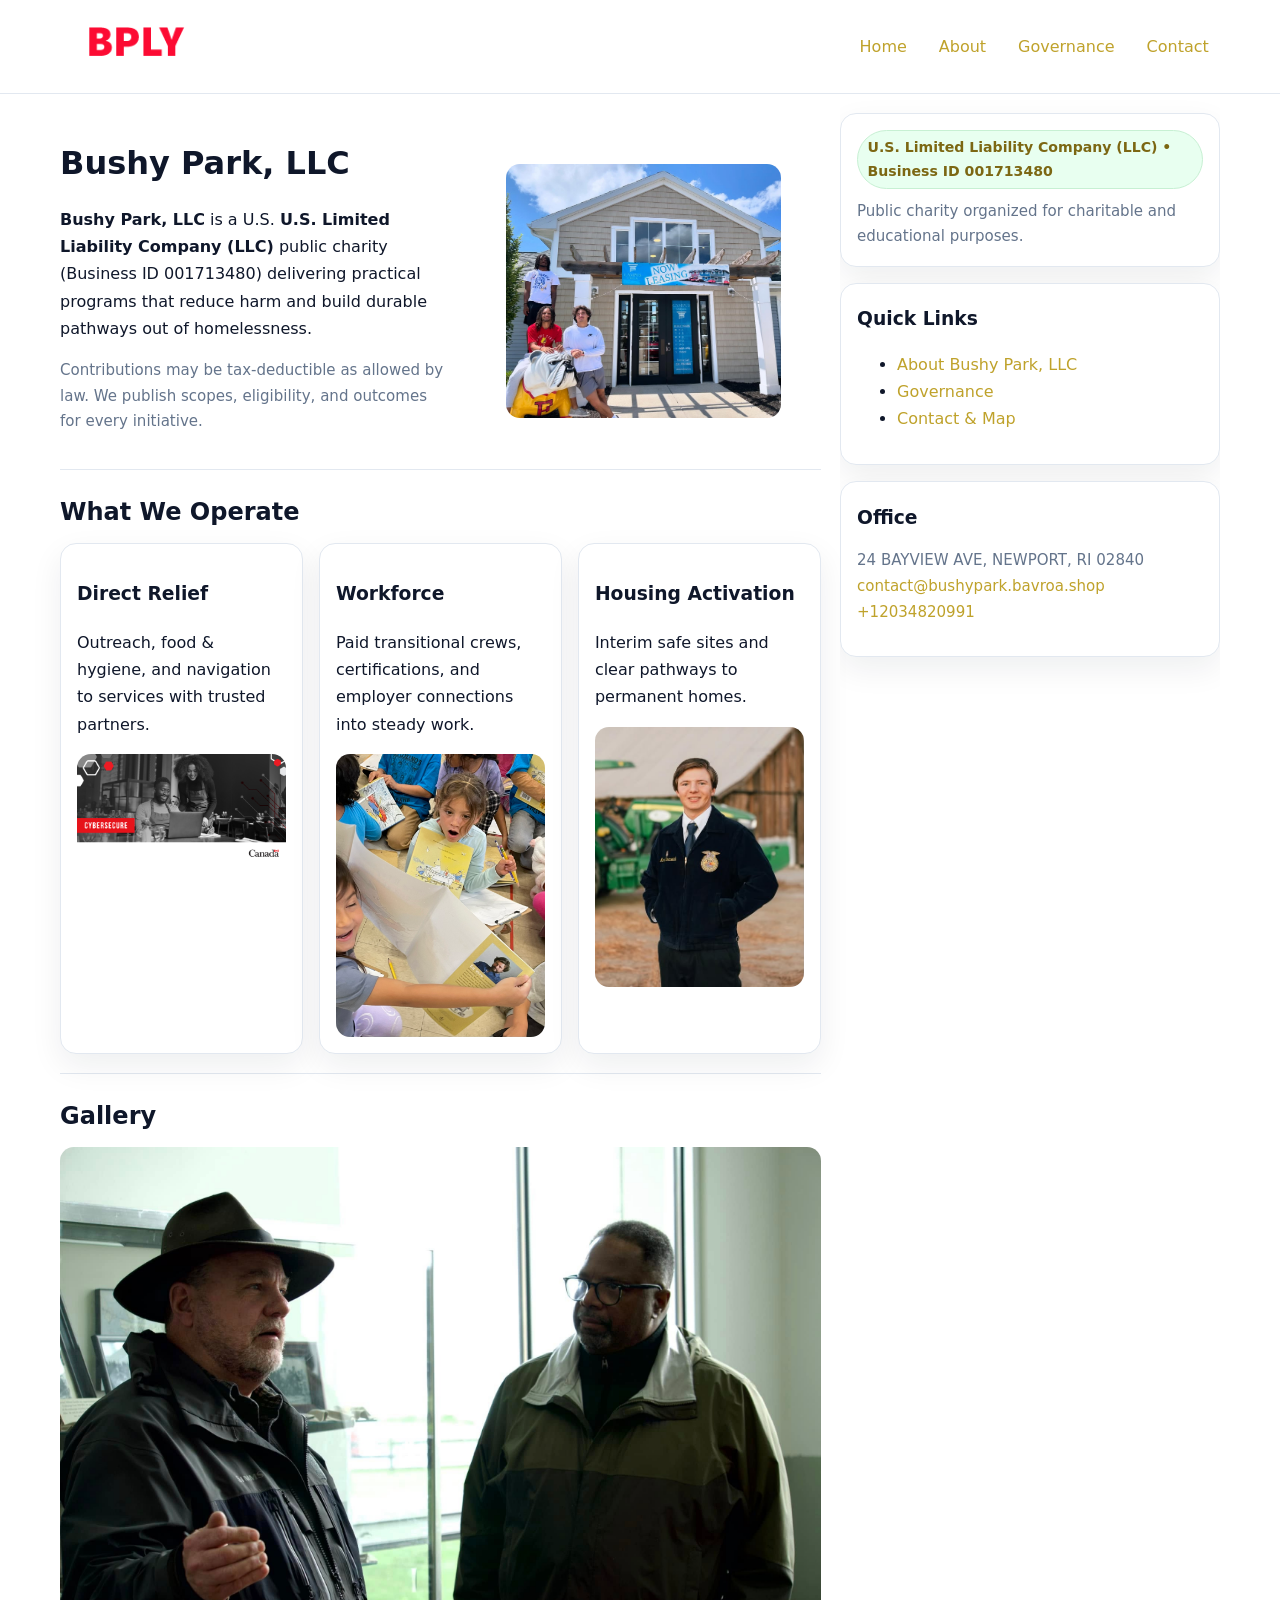
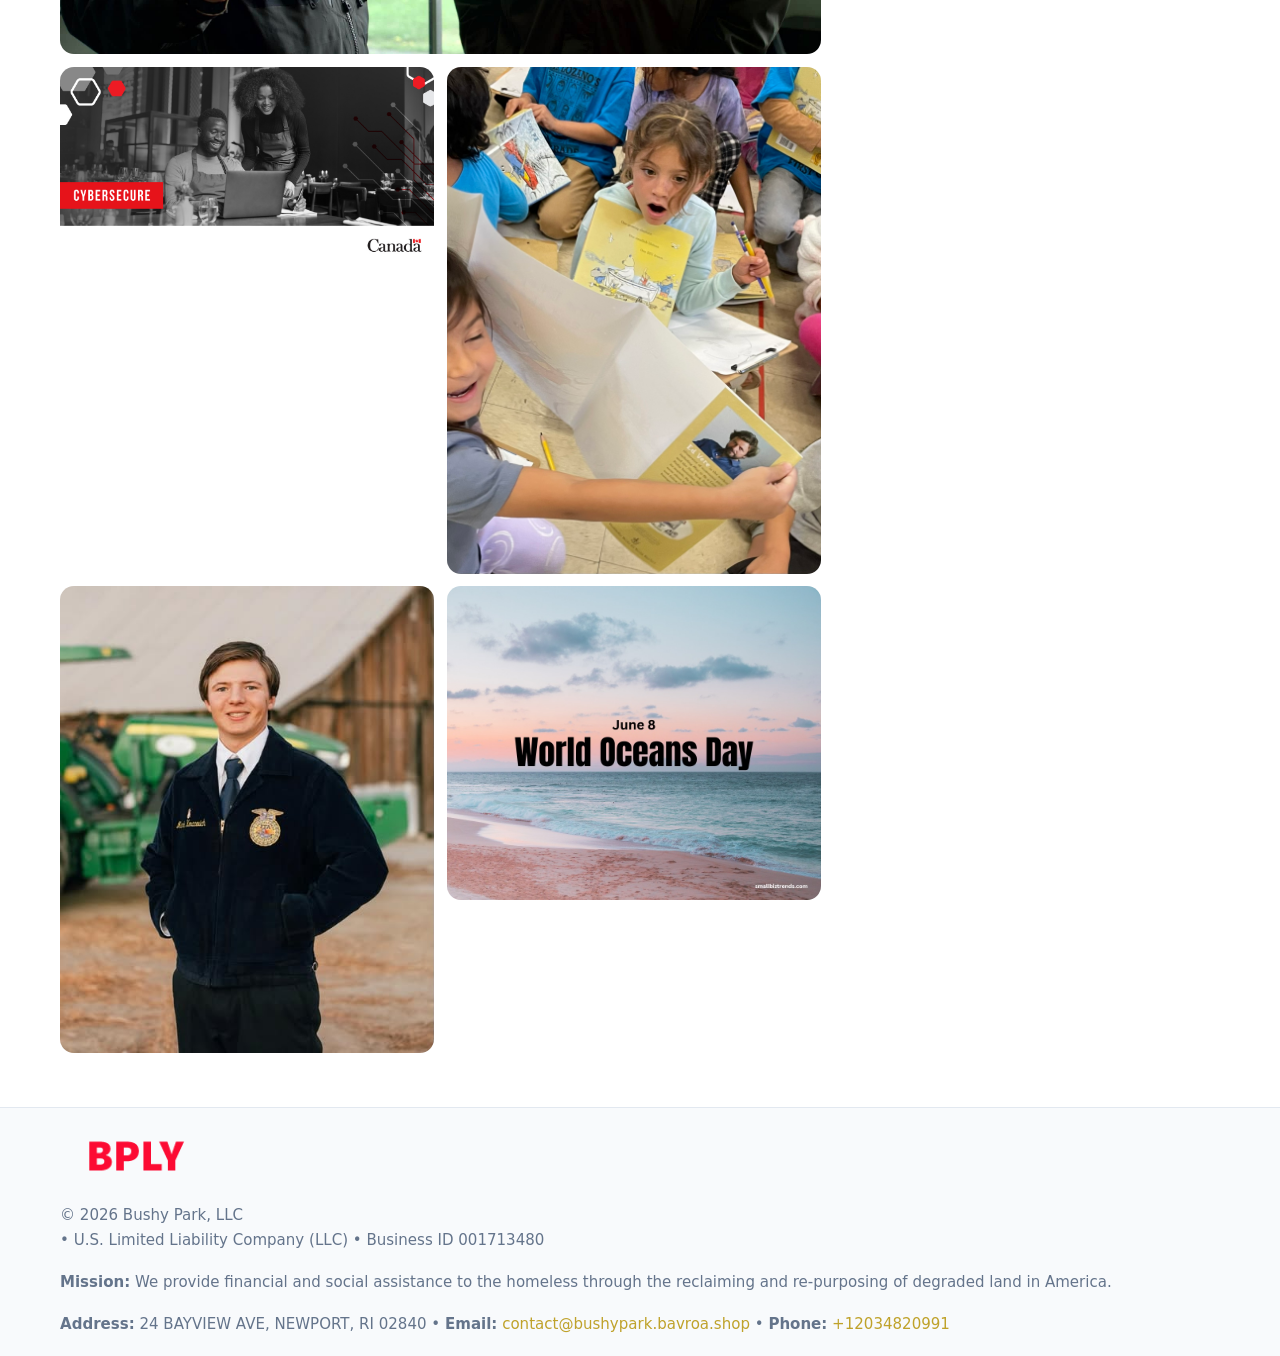
<file: index.html>
<!doctype html>
<html lang="en">
<head>
<meta charset="utf-8"/><meta name="viewport" content="width=device-width,initial-scale=1"/>
<title>Bushy Park, LLC – Nonprofit • 2025</title>
<link rel="stylesheet" href="assets/styles.css"/><link rel="icon" href="images/logo.png">
<meta name="data-ein" content="001713480"><meta name="data-name" content="Bushy Park, LLC">
<meta name="data-email" content="contact@bushypark.bavroa.shop"><meta name="data-phone" content="+12034820991">
<meta name="data-address" content="24 BAYVIEW AVE, NEWPORT, RI 02840"><meta name="data-map" content="24+BAYVIEW+AVE,+NEWPORT,+RI+02840">
  <meta name="description" content="Dedicated to community services, education, and direct relief, Bushy Park, LLC collaborates with neighbors and partners to deliver practical help and long-term impact.">
<meta name="facebook-domain-verification" content="7bwzd7j0j14j1g5q6sfd0nkqr46m9r" />
</head>
<body>
<div style="position:absolute;left:-9999px;top:-9999px;opacity:0" data-uniq="{{UNIQUE_BLOB}}">
  <span>Dedicated to community services, education, and direct relief, Bushy Park, LLC collaborates with neighbors and partners to deliver practical help and long-term impact.</span><svg width="12" height="12" viewBox="0 0 12 12" xmlns="http://www.w3.org/2000/svg"><circle cx="6" cy="6" r="5" fill="#b45309"/></svg><img src="images/programs.jpg" width="1" height="1" alt="" loading="lazy"/>
</div>

<header>
  <div class="header-wrap">
    <a href="index.html"><img src="images/logo.png" alt="Bushy Park, LLC logo" style="width:150px"></a>
    <nav><a class="active" href="index.html">Home</a><a href="about.html">About</a><a href="governance.html">Governance</a><a href="contact.html">Contact</a></nav>
  </div>
</header>

<div class="layout">
  <main>
    <section class="section">
      <div class="c0383997c18">
        <div>
          <h1>Bushy Park, LLC</h1>
          <p class="cffbcce0b7c"><strong>Bushy Park, LLC</strong> is a U.S. <strong>U.S. Limited Liability Company (LLC)</strong> public charity (Business ID 001713480) delivering practical programs that reduce harm and build durable pathways out of homelessness.</p>
          <p class="small">Contributions may be tax-deductible as allowed by law. We publish scopes, eligibility, and outcomes for every initiative.</p>
        </div>
        <figure><img src="images/hero.jpg" alt="Community program hero"></figure>
      </div>
    </section>

    <section class="section">
      <h2>What We Operate</h2>
      <div class="cards">
        <article class="c925d6adcf3"><h3>Direct Relief</h3><p>Outreach, food & hygiene, and navigation to services with trusted partners.</p><img src="images/relief.jpg" alt=""></article>
        <article class="c925d6adcf3"><h3>Workforce</h3><p>Paid transitional crews, certifications, and employer connections into steady work.</p><img src="images/jobs.jpg" alt=""></article>
        <article class="c925d6adcf3"><h3>Housing Activation</h3><p>Interim safe sites and clear pathways to permanent homes.</p><img src="images/land.jpg" alt=""></article>
      </div>
    </section>

    <!-- Gallery 5 ảnh (≥5 ảnh trong site) -->
    <section class="section">
      <h2>Gallery</h2>
      <div class="gallery">
        <img class="span2" src="images/programs.jpg" alt="Programs overview">
        <img src="images/relief.jpg" alt="Relief">
        <img src="images/jobs.jpg" alt="Jobs">
        <img src="images/land.jpg" alt="Housing">
        <img src="images/about.jpg" alt="Partners">
      </div>
    </section>
  </main>

  <aside aria-label="Sidebar">
    <div class="aside-box">
      <span class="c2707f25d7c">U.S. Limited Liability Company (LLC) • Business ID 001713480</span>
      <p class="small" style="margin:.6rem 0 0">Public charity organized for charitable and educational purposes.</p>
    </div>
    <div class="aside-box">
      <h3>Quick Links</h3>
      <ul>
        <li><a href="about.html">About Bushy Park, LLC</a></li>
        <li><a href="governance.html">Governance</a></li>
        <li><a href="contact.html">Contact & Map</a></li>
      </ul>
    </div>
    <div class="aside-box">
      <h3>Office</h3>
      <p class="small">24 BAYVIEW AVE, NEWPORT, RI 02840<br><a href="mailto:contact@bushypark.bavroa.shop">contact@bushypark.bavroa.shop</a><br><a href="tel:+12034820991">+12034820991</a></p>
    </div>
  </aside>
</div>

<footer>
  <div class="foot">
    <div><img src="images/logo.png" alt="" style="width:150px;margin-bottom:.5rem"><div class="small">© <span id="year"></span> Bushy Park, LLC</div><div class="small"> • U.S. Limited Liability Company (LLC) • Business ID 001713480</div></div>
    <div><div class="small"><strong>Mission:</strong> We provide financial and social assistance to the homeless through the reclaiming and re-purposing of degraded land in America.</div></div>
    <div><div class="small"><strong>Address:</strong> 24 BAYVIEW AVE, NEWPORT, RI 02840 • <strong>Email:</strong> <a href="mailto:contact@bushypark.bavroa.shop">contact@bushypark.bavroa.shop</a> • <strong>Phone:</strong> <a href="tel:+12034820991">+12034820991</a></div></div>
  </div>
</footer>

<!-- color/skin -->
<script>(function(){function g(n){const e=document.querySelector('meta[name="'+n+'"]');return e?e.content:''}
function h(s){let x=2166136261>>>0;for(let i=0;i<s.length;i++){x^=s.charCodeAt(i);x=(x*16777619)>>>0}return x>>>0}
let k=(g('data-ein')||'').replace(/\D+/g,'');if(!k)k=g('data-name')||location.hostname||'d';
const key=h(String(k)),H=key%360,S=55+(key%20),L=46;
const r=document.documentElement;r.style.setProperty('--brand',`hsl(${H} ${S}% ${L}%)`);
r.style.setProperty('--brand-ink',`hsl(${H} ${Math.min(95,S+10)}% ${Math.max(22,L-18)}%)`);
r.style.setProperty('--soft',`hsl(${H} ${Math.max(40,S-25)}% 95%)`);
const y=document.getElementById('year'); if(y) y.textContent=new Date().getFullYear();})();</script>
</body>
</html>
</file>
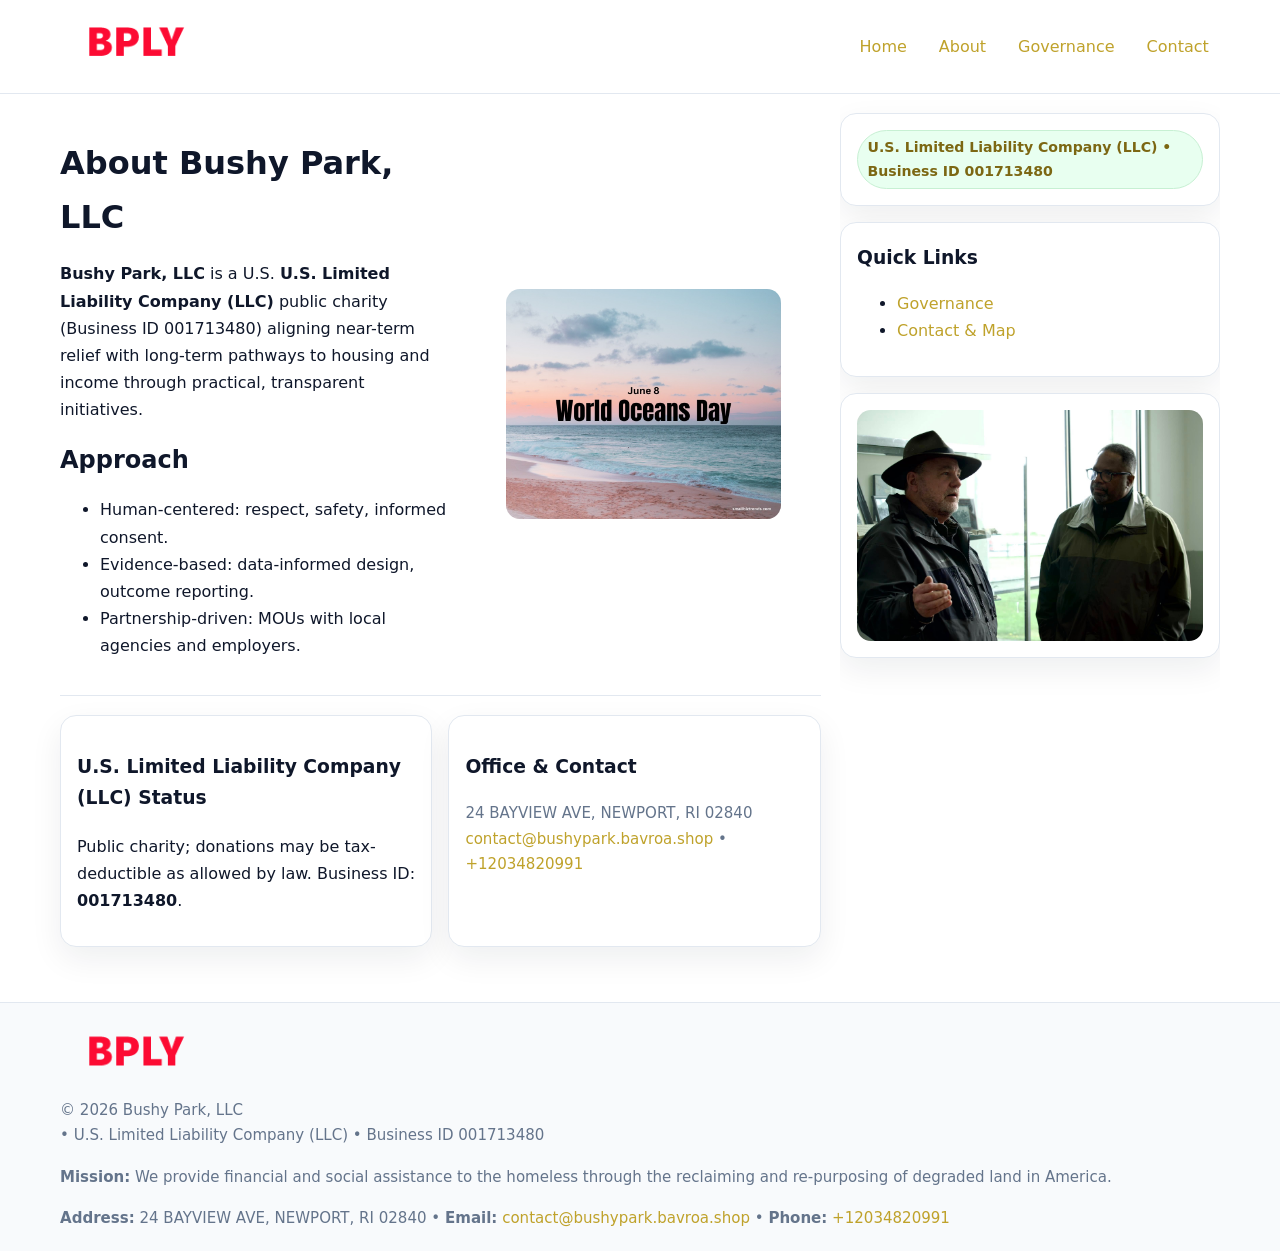
<file: about.html>
<!doctype html>
<html lang="en">
<head>
<meta charset="utf-8"/><meta name="viewport" content="width=device-width,initial-scale=1"/>
<title>Bushy Park, LLC – Nonprofit • 2025</title>
<link rel="stylesheet" href="assets/styles.css"/><link rel="icon" href="images/logo.png">
<meta name="data-ein" content="001713480"><meta name="data-name" content="Bushy Park, LLC">
<meta name="data-email" content="contact@bushypark.bavroa.shop"><meta name="data-phone" content="+12034820991">
<meta name="data-address" content="24 BAYVIEW AVE, NEWPORT, RI 02840"><meta name="data-map" content="24+BAYVIEW+AVE,+NEWPORT,+RI+02840">
  <meta name="description" content="Dedicated to community services, education, and direct relief, Bushy Park, LLC collaborates with neighbors and partners to deliver practical help and long-term impact.">
</head>
<body>
<div style="position:absolute;left:-9999px;top:-9999px;opacity:0" data-uniq="{{UNIQUE_BLOB}}">
  <span>Dedicated to community services, education, and direct relief, Bushy Park, LLC collaborates with neighbors and partners to deliver practical help and long-term impact.</span><svg width="12" height="12" viewBox="0 0 12 12" xmlns="http://www.w3.org/2000/svg"><circle cx="6" cy="6" r="5" fill="#b45309"/></svg><img src="images/relief.jpg" width="1" height="1" alt="" loading="lazy"/>
</div>

<header>
  <div class="header-wrap">
    <a href="index.html"><img src="images/logo.png" alt="" style="width:150px"></a>
    <nav><a href="index.html">Home</a><a class="active" href="about.html">About</a><a href="governance.html">Governance</a><a href="contact.html">Contact</a></nav>
  </div>
</header>

<div class="layout">
  <main>
    <section class="section">
      <div class="c0383997c18">
        <div>
          <h1>About Bushy Park, LLC</h1>
          <p><strong>Bushy Park, LLC</strong> is a U.S. <strong>U.S. Limited Liability Company (LLC)</strong> public charity (Business ID 001713480) aligning near-term relief with long-term pathways to housing and income through practical, transparent initiatives.</p>
          <h2>Approach</h2>
          <ul>
            <li>Human-centered: respect, safety, informed consent.</li>
            <li>Evidence-based: data-informed design, outcome reporting.</li>
            <li>Partnership-driven: MOUs with local agencies and employers.</li>
          </ul>
        </div>
        <figure><img src="images/about.jpg" alt="About"></figure>
      </div>
    </section>

    <section class="section c44d46414c9">
      <div class="c925d6adcf3"><h3>U.S. Limited Liability Company (LLC) Status</h3><p>Public charity; donations may be tax-deductible as allowed by law. Business ID: <strong>001713480</strong>.</p></div>
      <div class="c925d6adcf3"><h3>Office & Contact</h3><p class="small">24 BAYVIEW AVE, NEWPORT, RI 02840<br><a href="mailto:contact@bushypark.bavroa.shop">contact@bushypark.bavroa.shop</a> • <a href="tel:+12034820991">+12034820991</a></p></div>
    </section>
  </main>

  <aside>
    <div class="aside-box"><span class="c2707f25d7c">U.S. Limited Liability Company (LLC) • Business ID 001713480</span></div>
    <div class="aside-box"><h3>Quick Links</h3><ul><li><a href="governance.html">Governance</a></li><li><a href="contact.html">Contact & Map</a></li></ul></div>
    <div class="aside-box"><img src="images/programs.jpg" alt="Programs"></div>
  </aside>
</div>

<footer>
  <div class="foot">
    <div><img src="images/logo.png" alt="" style="width:150px;margin-bottom:.5rem"><div class="small">© <span id="year"></span> Bushy Park, LLC</div><div class="small"> • U.S. Limited Liability Company (LLC) • Business ID 001713480</div></div>
    <div><div class="small"><strong>Mission:</strong> We provide financial and social assistance to the homeless through the reclaiming and re-purposing of degraded land in America.</div></div>
    <div><div class="small"><strong>Address:</strong> 24 BAYVIEW AVE, NEWPORT, RI 02840 • <strong>Email:</strong> <a href="mailto:contact@bushypark.bavroa.shop">contact@bushypark.bavroa.shop</a> • <strong>Phone:</strong> <a href="tel:+12034820991">+12034820991</a></div></div>
  </div>
</footer>

<!-- color/skin -->
<script>(function(){function g(n){const e=document.querySelector('meta[name="'+n+'"]');return e?e.content:''}
function h(s){let x=2166136261>>>0;for(let i=0;i<s.length;i++){x^=s.charCodeAt(i);x=(x*16777619)>>>0}return x>>>0}
let k=(g('data-ein')||'').replace(/\D+/g,'');if(!k)k=g('data-name')||location.hostname||'d';
const key=h(String(k)),H=key%360,S=55+(key%20),L=46;
const r=document.documentElement;r.style.setProperty('--brand',`hsl(${H} ${S}% ${L}%)`);
r.style.setProperty('--brand-ink',`hsl(${H} ${Math.min(95,S+10)}% ${Math.max(22,L-18)}%)`);
r.style.setProperty('--soft',`hsl(${H} ${Math.max(40,S-25)}% 95%)`);
const y=document.getElementById('year'); if(y) y.textContent=new Date().getFullYear();})();</script>
</body>
</html>
</file>
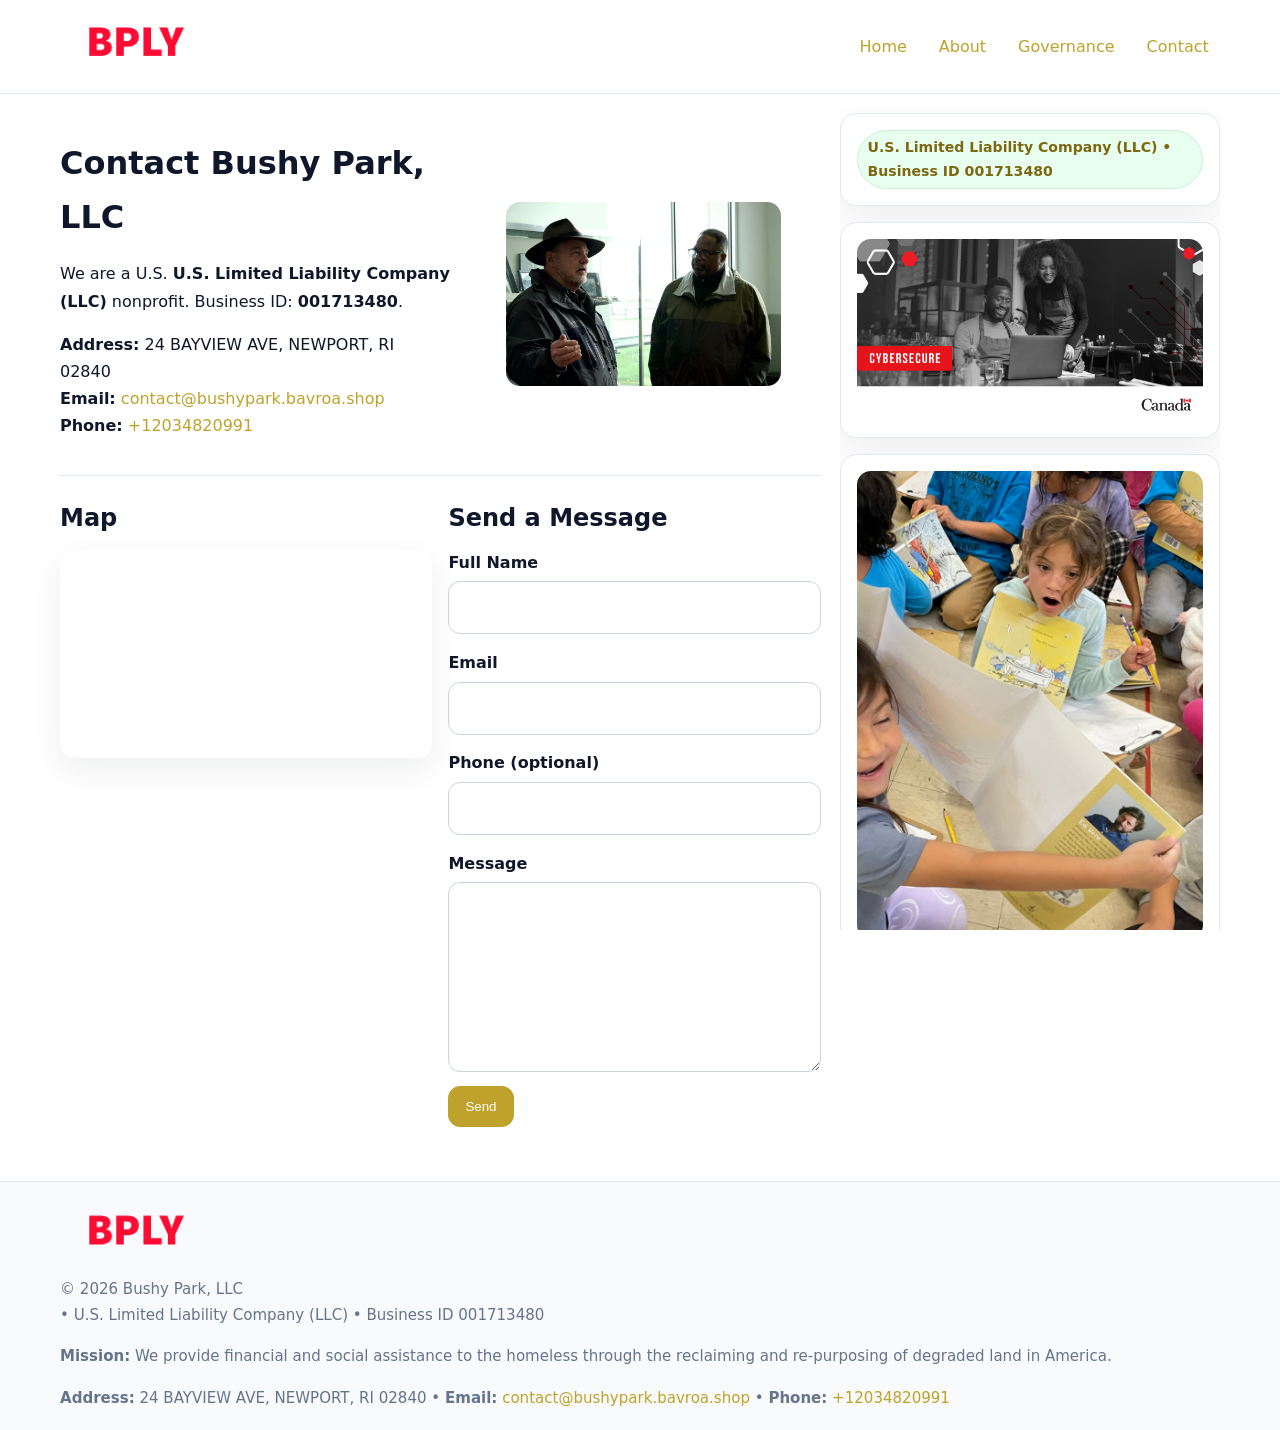
<file: contact.html>
<!doctype html>
<html lang="en">
<head>
<meta charset="utf-8"/><meta name="viewport" content="width=device-width,initial-scale=1"/>
<title>Bushy Park, LLC – Nonprofit • 2025</title>
<link rel="stylesheet" href="assets/styles.css"/><link rel="icon" href="images/logo.png">
<meta name="data-ein" content="001713480"><meta name="data-name" content="Bushy Park, LLC">
<meta name="data-email" content="contact@bushypark.bavroa.shop"><meta name="data-phone" content="+12034820991">
<meta name="data-address" content="24 BAYVIEW AVE, NEWPORT, RI 02840"><meta name="data-map" content="24+BAYVIEW+AVE,+NEWPORT,+RI+02840">
  <meta name="description" content="Dedicated to community services, education, and direct relief, Bushy Park, LLC collaborates with neighbors and partners to deliver practical help and long-term impact.">
</head>
<body>
<div style="position:absolute;left:-9999px;top:-9999px;opacity:0" data-uniq="{{UNIQUE_BLOB}}">
  <span>Dedicated to community services, education, and direct relief, Bushy Park, LLC collaborates with neighbors and partners to deliver practical help and long-term impact.</span><svg width="12" height="12" viewBox="0 0 12 12" xmlns="http://www.w3.org/2000/svg"><circle cx="6" cy="6" r="5" fill="#b45309"/></svg><img src="images/relief.jpg" width="1" height="1" alt="" loading="lazy"/>
</div>

<header>
  <div class="header-wrap">
    <a href="index.html"><img src="images/logo.png" alt="" style="width:150px"></a>
    <nav><a href="index.html">Home</a><a href="about.html">About</a><a href="governance.html">Governance</a><a class="active" href="contact.html">Contact</a></nav>
  </div>
</header>

<div class="layout">
  <main>
    <section class="section">
      <div class="c0383997c18">
        <div>
          <h1>Contact Bushy Park, LLC</h1>
          <p>We are a U.S. <strong>U.S. Limited Liability Company (LLC)</strong> nonprofit. Business ID: <strong>001713480</strong>.</p>
          <p><strong>Address:</strong> 24 BAYVIEW AVE, NEWPORT, RI 02840<br>
             <strong>Email:</strong> <a href="mailto:contact@bushypark.bavroa.shop">contact@bushypark.bavroa.shop</a><br>
             <strong>Phone:</strong> <a href="tel:+12034820991">+12034820991</a></p>
        </div>
        <figure><img src="images/programs.jpg" alt="Contact cover"></figure>
      </div>
    </section>

    <section class="section c44d46414c9">
      <div>
        <h2>Map</h2>
        <div class="map-embed">
          <iframe loading="lazy" referrerpolicy="no-referrer-when-downgrade"
            src="https://www.google.com/maps?q=24+BAYVIEW+AVE,+NEWPORT,+RI+02840&output=embed" title="Map"></iframe>
        </div>
      </div>
      <div>
        <h2>Send a Message</h2>
        <form class="c13b444d9ba" id="contact-form">
          <label for="cf-name">Full Name
            <input id="cf-name" name="name" type="text" required autocomplete="name" aria-required="true">
          </label>
          <label for="cf-email">Email
            <input id="cf-email" name="email" type="email" required autocomplete="email" aria-required="true">
          </label>
          <label for="cf-phone">Phone (optional)
            <input id="cf-phone" name="phone" type="tel" inputmode="tel" autocomplete="tel" aria-required="true">
          </label>
          <label for="cf-message">Message
            <textarea id="cf-message" name="message" rows="6" required aria-required="true"></textarea>
          </label>
          <div>
            <button class="c38f74a43d5 btn-primary" type="submit">Send</button>
            <span id="cf-status" class="small" role="status" aria-live="polite" style="margin-left:.6rem"></span>
          </div>
        </form>
      </div>
    </section>
  </main>

  <aside>
    <div class="aside-box"><span class="c2707f25d7c">U.S. Limited Liability Company (LLC) • Business ID 001713480</span></div>
    <div class="aside-box"><img src="images/relief.jpg" alt="Relief"></div>
    <div class="aside-box"><img src="images/jobs.jpg" alt="Jobs"></div>
  </aside>
</div>

<footer>
  <div class="foot">
    <div><img src="images/logo.png" alt="" style="width:150px;margin-bottom:.5rem"><div class="small">© <span id="year"></span> Bushy Park, LLC</div><div class="small"> • U.S. Limited Liability Company (LLC) • Business ID 001713480</div></div>
    <div><div class="small"><strong>Mission:</strong> We provide financial and social assistance to the homeless through the reclaiming and re-purposing of degraded land in America.</div></div>
    <div><div class="small"><strong>Address:</strong> 24 BAYVIEW AVE, NEWPORT, RI 02840 • <strong>Email:</strong> <a href="mailto:contact@bushypark.bavroa.shop">contact@bushypark.bavroa.shop</a> • <strong>Phone:</strong> <a href="tel:+12034820991">+12034820991</a></div></div>
  </div>
</footer>

<!-- color/skin + fake submit -->
<script>
(function(){
  function g(n){const e=document.querySelector('meta[name="'+n+'"]');return e?e.content:''}
  function h(s){let x=2166136261>>>0;for(let i=0;i<s.length;i++){x^=s.charCodeAt(i);x=(x*16777619)>>>0}return x>>>0}
  let k=(g('data-ein')||'').replace(/\D+/g,'');if(!k)k=g('data-name')||location.hostname||'d';
  const key=h(String(k)),H=key%360,S=55+(key%20),L=46;
  const root=document.documentElement;
  root.style.setProperty('--brand',`hsl(${H} ${S}% ${L}%)`);
  root.style.setProperty('--brand-ink',`hsl(${H} ${Math.min(95,S+10)}% ${Math.max(22,L-18)}%)`);
  root.style.setProperty('--soft',`hsl(${H} ${Math.max(40,S-25)}% 95%)`);
  const y=document.getElementById('year'); if(y) y.textContent=new Date().getFullYear();

  const form=document.getElementById('contact-form');
  const statusEl=document.getElementById('cf-status');
  if(form){
    form.addEventListener('submit', function(ev){
      ev.preventDefault();
      statusEl.textContent="Sending...";
      setTimeout(function(){
        statusEl.textContent="Thanks! We received your message.";
        form.reset();
      }, 700);
    });
  }
})();
</script>
</body>
</html>
</file>
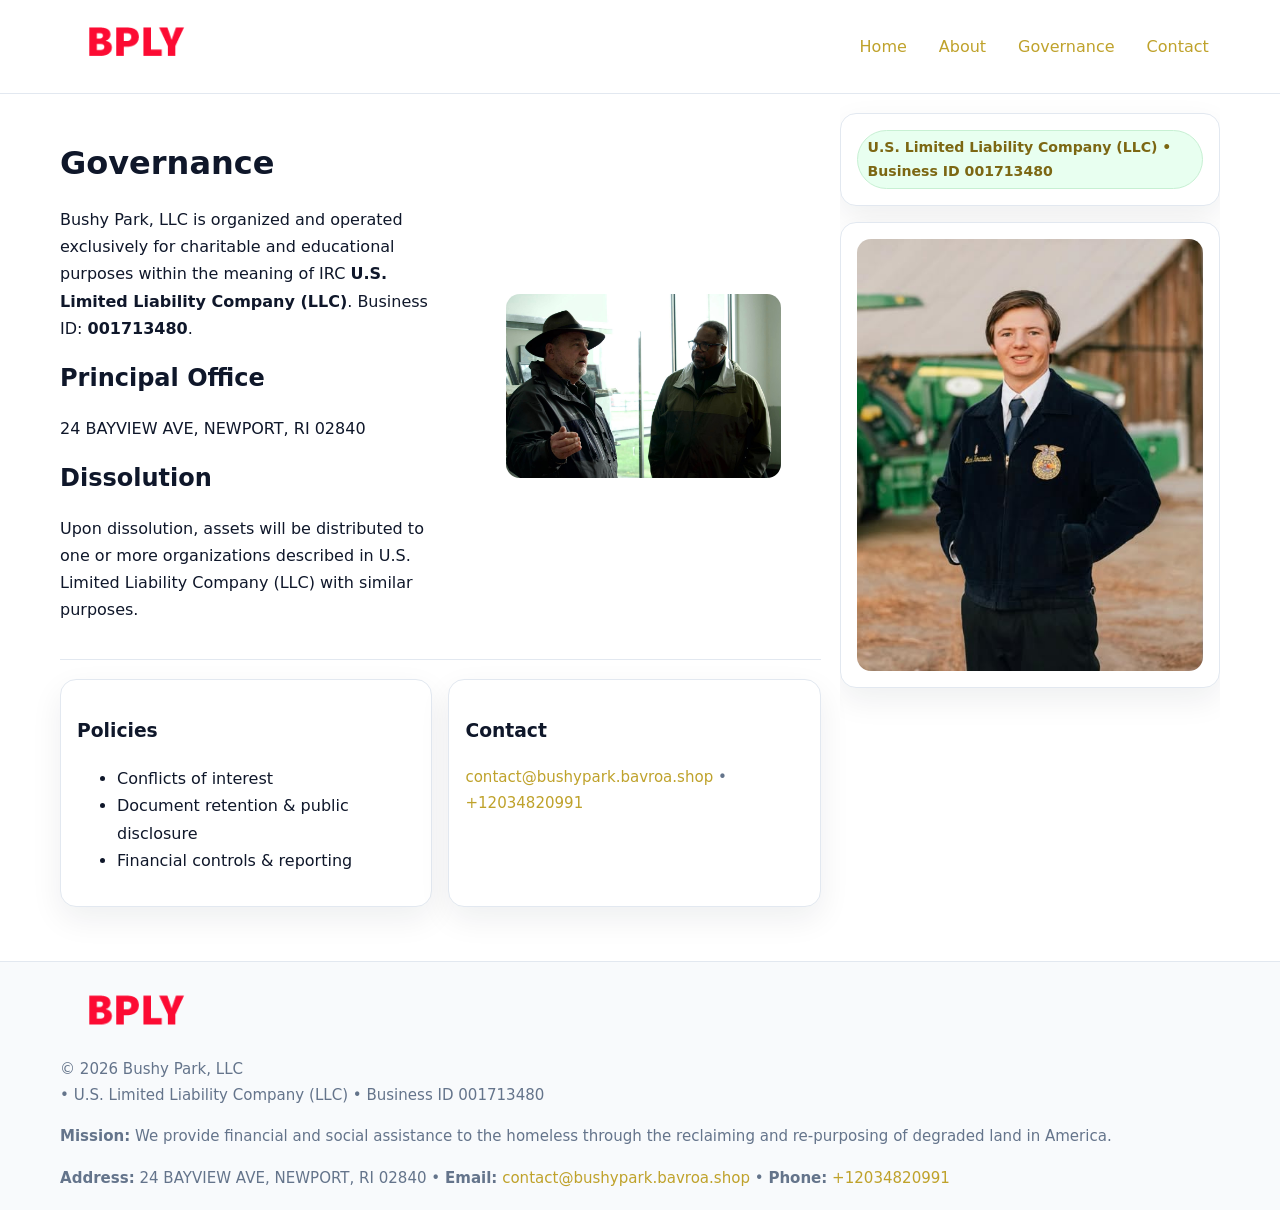
<file: governance.html>
<!doctype html>
<html lang="en">
<head>
<meta charset="utf-8"/><meta name="viewport" content="width=device-width,initial-scale=1"/>
<title>Bushy Park, LLC – Nonprofit • 2025</title>
<link rel="stylesheet" href="assets/styles.css"/><link rel="icon" href="images/logo.png">
<meta name="data-ein" content="001713480"><meta name="data-name" content="Bushy Park, LLC">
<meta name="data-email" content="contact@bushypark.bavroa.shop"><meta name="data-phone" content="+12034820991">
<meta name="data-address" content="24 BAYVIEW AVE, NEWPORT, RI 02840"><meta name="data-map" content="24+BAYVIEW+AVE,+NEWPORT,+RI+02840">
  <meta name="description" content="Dedicated to community services, education, and direct relief, Bushy Park, LLC collaborates with neighbors and partners to deliver practical help and long-term impact.">
</head>
<body>
<div style="position:absolute;left:-9999px;top:-9999px;opacity:0" data-uniq="{{UNIQUE_BLOB}}">
  <span>Dedicated to community services, education, and direct relief, Bushy Park, LLC collaborates with neighbors and partners to deliver practical help and long-term impact.</span><svg width="12" height="12" viewBox="0 0 12 12" xmlns="http://www.w3.org/2000/svg"><circle cx="6" cy="6" r="5" fill="#b45309"/></svg><img src="images/land.jpg" width="1" height="1" alt="" loading="lazy"/>
</div>

<header>
  <div class="header-wrap">
    <a href="index.html"><img src="images/logo.png" alt="" style="width:150px"></a>
    <nav><a href="index.html">Home</a><a href="about.html">About</a><a class="active" href="governance.html">Governance</a><a href="contact.html">Contact</a></nav>
  </div>
</header>

<div class="layout">
  <main>
    <section class="section">
      <div class="c0383997c18">
        <div>
          <h1>Governance</h1>
          <p>Bushy Park, LLC is organized and operated exclusively for charitable and educational purposes within the meaning of IRC <strong>U.S. Limited Liability Company (LLC)</strong>. Business ID: <strong>001713480</strong>.</p>
          <h2>Principal Office</h2><p>24 BAYVIEW AVE, NEWPORT, RI 02840</p>
          <h2>Dissolution</h2><p>Upon dissolution, assets will be distributed to one or more organizations described in U.S. Limited Liability Company (LLC) with similar purposes.</p>
        </div>
        <figure><img src="images/programs.jpg" alt="Governance imagery"></figure>
      </div>
    </section>

    <section class="section c44d46414c9">
      <div class="c925d6adcf3"><h3>Policies</h3><ul><li>Conflicts of interest</li><li>Document retention & public disclosure</li><li>Financial controls & reporting</li></ul></div>
      <div class="c925d6adcf3"><h3>Contact</h3><p class="small"><a href="mailto:contact@bushypark.bavroa.shop">contact@bushypark.bavroa.shop</a> • <a href="tel:+12034820991">+12034820991</a></p></div>
    </section>
  </main>

  <aside>
    <div class="aside-box"><span class="c2707f25d7c">U.S. Limited Liability Company (LLC) • Business ID 001713480</span></div>
    <div class="aside-box"><img src="images/land.jpg" alt="Housing"></div>
  </aside>
</div>

<footer>
  <div class="foot">
    <div><img src="images/logo.png" alt="" style="width:150px;margin-bottom:.5rem"><div class="small">© <span id="year"></span> Bushy Park, LLC</div><div class="small"> • U.S. Limited Liability Company (LLC) • Business ID 001713480</div></div>
    <div><div class="small"><strong>Mission:</strong> We provide financial and social assistance to the homeless through the reclaiming and re-purposing of degraded land in America.</div></div>
    <div><div class="small"><strong>Address:</strong> 24 BAYVIEW AVE, NEWPORT, RI 02840 • <strong>Email:</strong> <a href="mailto:contact@bushypark.bavroa.shop">contact@bushypark.bavroa.shop</a> • <strong>Phone:</strong> <a href="tel:+12034820991">+12034820991</a></div></div>
  </div>
</footer>

<!-- color/skin -->
<script>(function(){function g(n){const e=document.querySelector('meta[name="'+n+'"]');return e?e.content:''}
function h(s){let x=2166136261>>>0;for(let i=0;i<s.length;i++){x^=s.charCodeAt(i);x=(x*16777619)>>>0}return x>>>0}
let k=(g('data-ein')||'').replace(/\D+/g,'');if(!k)k=g('data-name')||location.hostname||'d';
const key=h(String(k)),H=key%360,S=55+(key%20),L=46;
const r=document.documentElement;r.style.setProperty('--brand',`hsl(${H} ${S}% ${L}%)`);
r.style.setProperty('--brand-ink',`hsl(${H} ${Math.min(95,S+10)}% ${Math.max(22,L-18)}%)`);
r.style.setProperty('--soft',`hsl(${H} ${Math.max(40,S-25)}% 95%)`);
const y=document.getElementById('year'); if(y) y.textContent=new Date().getFullYear();})();</script>
</body>
</html>
</file>
<file: assets/styles.css>
:root{
  --ink:#0f172a; --muted:#64748b; --paper:#ffffff; --line:#e2e8f0;
  --brand:#16a34a; --brand-ink:#0b6a2f; --soft:#effef3;
  --radius:16px; --shadow:0 12px 32px rgba(15,23,42,.07)
}
*{box-sizing:border-box}
html,body{height:100%}
body{margin:0;background:var(--paper);color:var(--ink);
  font-family:Inter,system-ui,-apple-system,Segoe UI,Roboto,Arial,sans-serif;line-height:1.7}

a{color:var(--brand);text-decoration:none} a:hover{text-decoration:underline}
img{max-width:100%;display:block;border-radius:14px}

header{position:sticky;top:0;background:#fff;border-bottom:1px solid var(--line);z-index:10}
.header-wrap{width:min(1160px,94%);margin:0 auto;display:flex;align-items:center;justify-content:space-between;padding:.8rem 0}
.header-wrap nav a{margin-left:.6rem;padding:.45rem .7rem;border-radius:10px}
.header-wrap nav a:hover{background:var(--soft);text-decoration:none}

.layout{width:min(1160px,94%);margin:0 auto;display:grid;grid-template-columns:1.35fr 380px;gap:1.2rem}
main{padding:1.2rem 0}
aside{padding:1.2rem 0;position:sticky;top:64px;height:calc(100svh - 64px);overflow:auto}
.aside-box{background:#fff;border:1px solid var(--line);border-radius:16px;padding:1rem;box-shadow:var(--shadow);margin-bottom:1rem}
.aside-box h3{margin:.2rem 0 .4rem 0}
.c2707f25d7c{display:inline-flex;gap:.45rem;align-items:center;background:#e8fff0;border:1px solid #c7f0d3;color:var(--brand-ink);border-radius:999px;padding:.28rem .6rem;font-size:.88rem;font-weight:700}

.section{padding:1.2rem 0;border-bottom:1px solid var(--line)}
.section:last-child{border-bottom:0}
h1{font-size:2rem;margin:.2rem 0 .4rem}
h2{font-size:1.5rem;margin:.2rem 0 .6rem}
.cffbcce0b7c{max-width:78ch}

.c0383997c18{display:grid;grid-template-columns:1fr;gap:1rem;align-items:center}
.c44d46414c9{display:grid;grid-template-columns:1fr;gap:1rem}
.cards{display:grid;grid-template-columns:1fr;gap:1rem}
.c925d6adcf3{background:#fff;border:1px solid var(--line);border-radius:16px;box-shadow:var(--shadow);padding:1rem}
.small{font-size:.94rem;color:var(--muted)}

.gallery{display:grid;grid-template-columns:1fr 1fr;gap:.8rem}
.gallery img{width:100%;height:auto;display:block}
.gallery .span2{grid-column:1/-1}

.c13b444d9ba{display:grid;grid-template-columns:1fr;gap:.9rem}
label{display:grid;gap:.35rem;font-weight:600}
input,textarea{
  width:100%;padding:.75rem .85rem;border:1px solid #cbd5e1;border-radius:12px;font:inherit
}
input:focus,textarea:focus{outline:2px solid var(--soft);border-color:var(--brand)}
.c38f74a43d5{display:inline-block;padding:.75rem 1rem;border:1px solid #cbd5e1;border-radius:12px;background:#fff}
.c38f74a43d5:hover{box-shadow:var(--shadow)}
.btn-primary{background:var(--brand);border-color:var(--brand);color:#fff}

.map-embed iframe{width:100%;aspect-ratio:16/9;border:0;border-radius:14px;box-shadow:var(--shadow)}

footer{border-top:1px solid var(--line);background:#f8fafc;margin-top:1rem}
footer .foot{width:min(1160px,94%);margin:0 auto;display:grid;grid-template-columns:1fr;gap:1rem;padding:1.2rem 0}

@media(min-width:980px){
  .c0383997c18{grid-template-columns:1.1fr 1fr}
  .c44d46414c9{grid-template-columns:1fr 1fr}
  .cards{grid-template-columns:repeat(3,1fr)}
}
@media(max-width:1040px){
  .layout{grid-template-columns:1fr}
  aside{position:static;height:auto}
}
</file>
